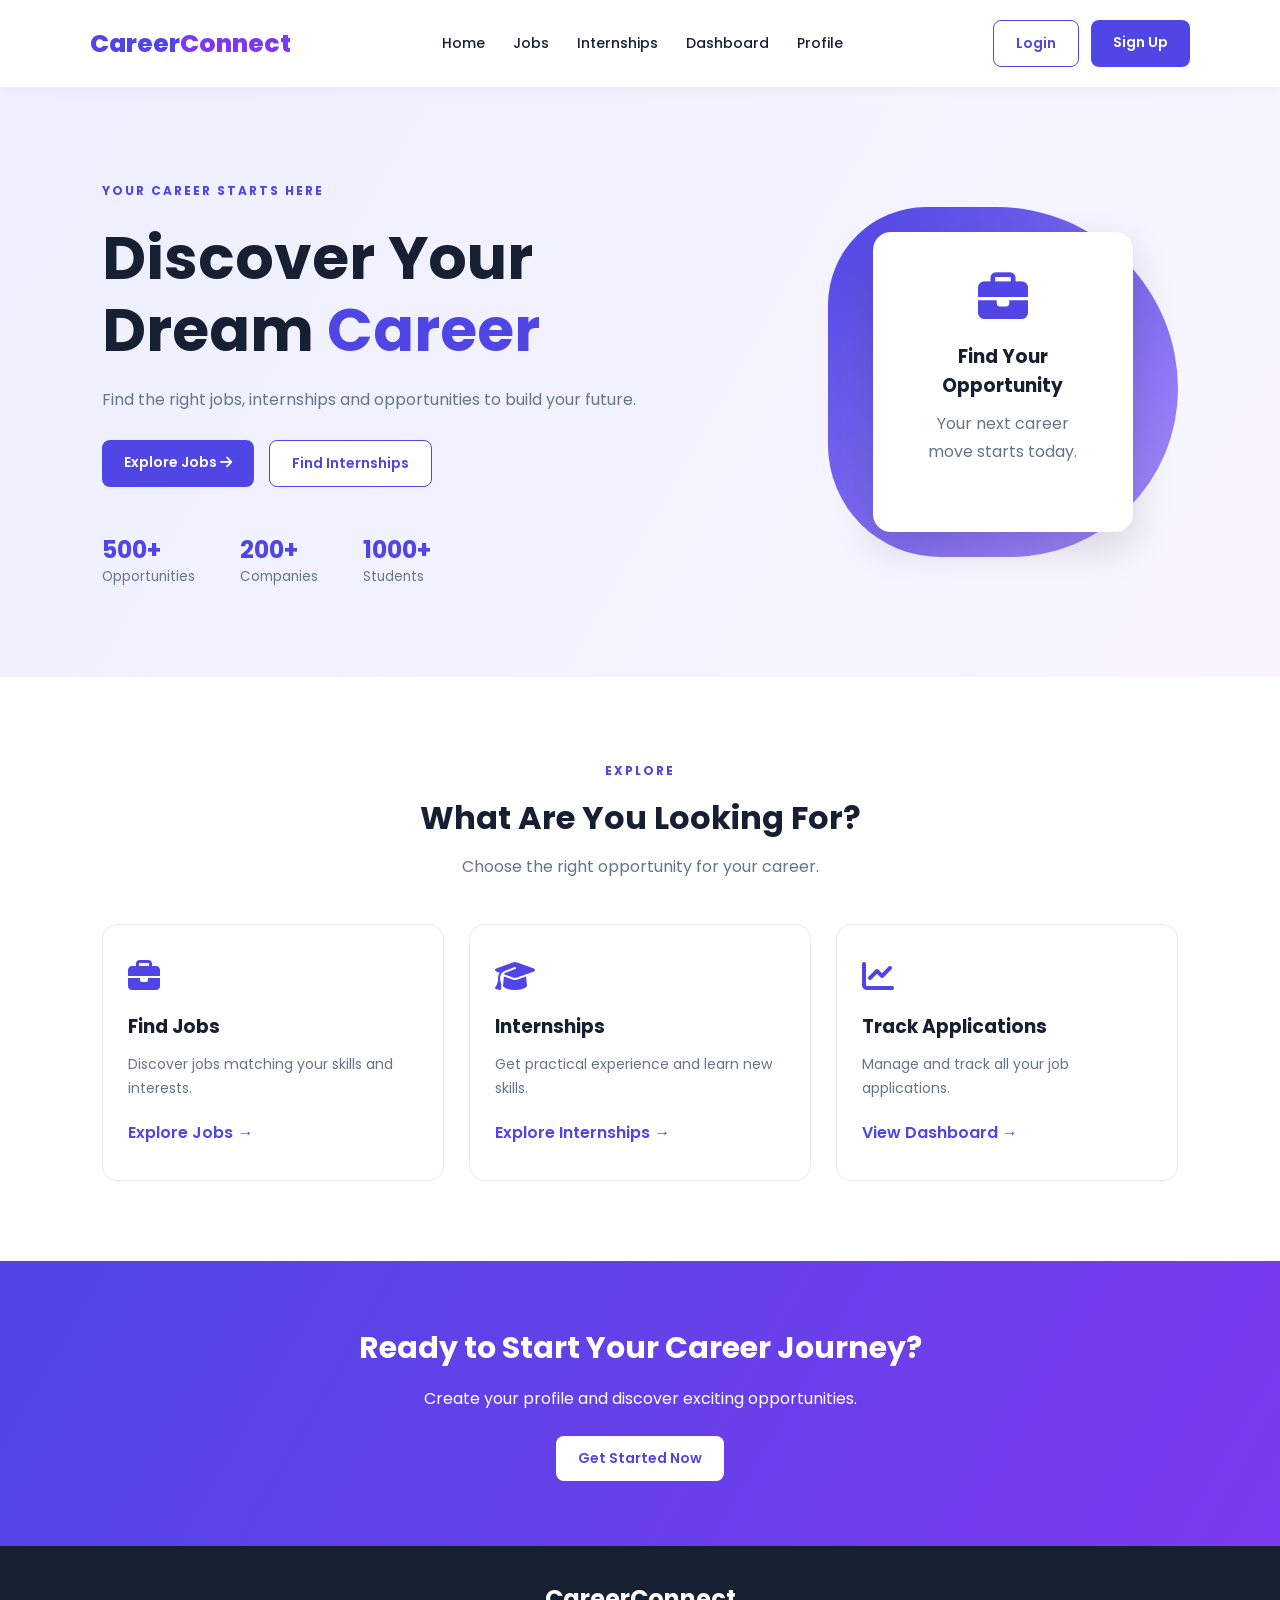
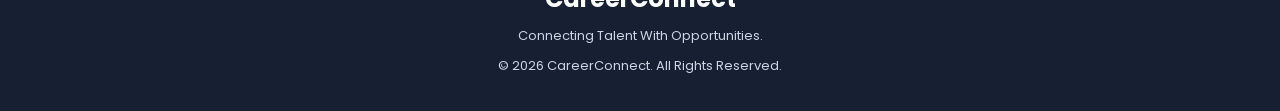
<file: index.html>
<!DOCTYPE html>
<html lang="en">
<head>
    <meta charset="UTF-8">
    <meta name="viewport" content="width=device-width, initial-scale=1.0">
    <title>CareerConnect | Home</title>
    <link rel="stylesheet" href="css/style.css">
    <link rel="stylesheet" href="css/responsive.css">
    <link rel="stylesheet" href="https://cdnjs.cloudflare.com/ajax/libs/font-awesome/6.5.0/css/all.min.css">
</head>
<body>

<header class="navbar">
    <a class="logo" href="index.html">Career<span>Connect</span></a>
    <button class="menu-toggle" onclick="toggleMenu()"><i class="fas fa-bars"></i></button>
    <nav id="navMenu">
        <a href="index.html">Home</a>
        <a href="jobs.html">Jobs</a>
        <a href="internships.html">Internships</a>
        <a href="dashboard.html">Dashboard</a>
        <a href="profile.html">Profile</a>
    </nav>
    <div class="nav-buttons">
        <a href="login.html" class="btn-outline">Login</a>
        <a href="signup.html" class="btn-primary">Sign Up</a>
    </div>
</header>

<section class="hero">
    <div class="hero-content">
        <span class="tag">YOUR CAREER STARTS HERE</span>
        <h1>Discover Your Dream <span>Career</span></h1>
        <p>Find the right jobs, internships and opportunities to build your future.</p>
        <div class="hero-actions">
            <a href="jobs.html" class="btn-primary">Explore Jobs <i class="fas fa-arrow-right"></i></a>
            <a href="internships.html" class="btn-outline">Find Internships</a>
        </div>
        <div class="hero-stats">
            <div><strong>500+</strong><small>Opportunities</small></div>
            <div><strong>200+</strong><small>Companies</small></div>
            <div><strong>1000+</strong><small>Students</small></div>
        </div>
    </div>
    <div class="hero-image">
        <div class="hero-card">
            <i class="fas fa-briefcase"></i>
            <h3>Find Your Opportunity</h3>
            <p>Your next career move starts today.</p>
        </div>
    </div>
</section>

<section class="section">
    <div class="section-heading">
        <span class="tag">EXPLORE</span>
        <h2>What Are You Looking For?</h2>
        <p>Choose the right opportunity for your career.</p>
    </div>

    <div class="card-grid">
        <div class="feature-card">
            <i class="fas fa-briefcase"></i>
            <h3>Find Jobs</h3>
            <p>Discover jobs matching your skills and interests.</p>
            <a href="jobs.html">Explore Jobs →</a>
        </div>
        <div class="feature-card">
            <i class="fas fa-graduation-cap"></i>
            <h3>Internships</h3>
            <p>Get practical experience and learn new skills.</p>
            <a href="internships.html">Explore Internships →</a>
        </div>
        <div class="feature-card">
            <i class="fas fa-chart-line"></i>
            <h3>Track Applications</h3>
            <p>Manage and track all your job applications.</p>
            <a href="dashboard.html">View Dashboard →</a>
        </div>
    </div>
</section>

<section class="cta">
    <h2>Ready to Start Your Career Journey?</h2>
    <p>Create your profile and discover exciting opportunities.</p>
    <a href="signup.html" class="btn-light">Get Started Now</a>
</section>

<footer>
    <h2>CareerConnect</h2>
    <p>Connecting Talent With Opportunities.</p>
    <p>© 2026 CareerConnect. All Rights Reserved.</p>
</footer>

<script src="js/main.js"></script>
</body>
</html>
</file>
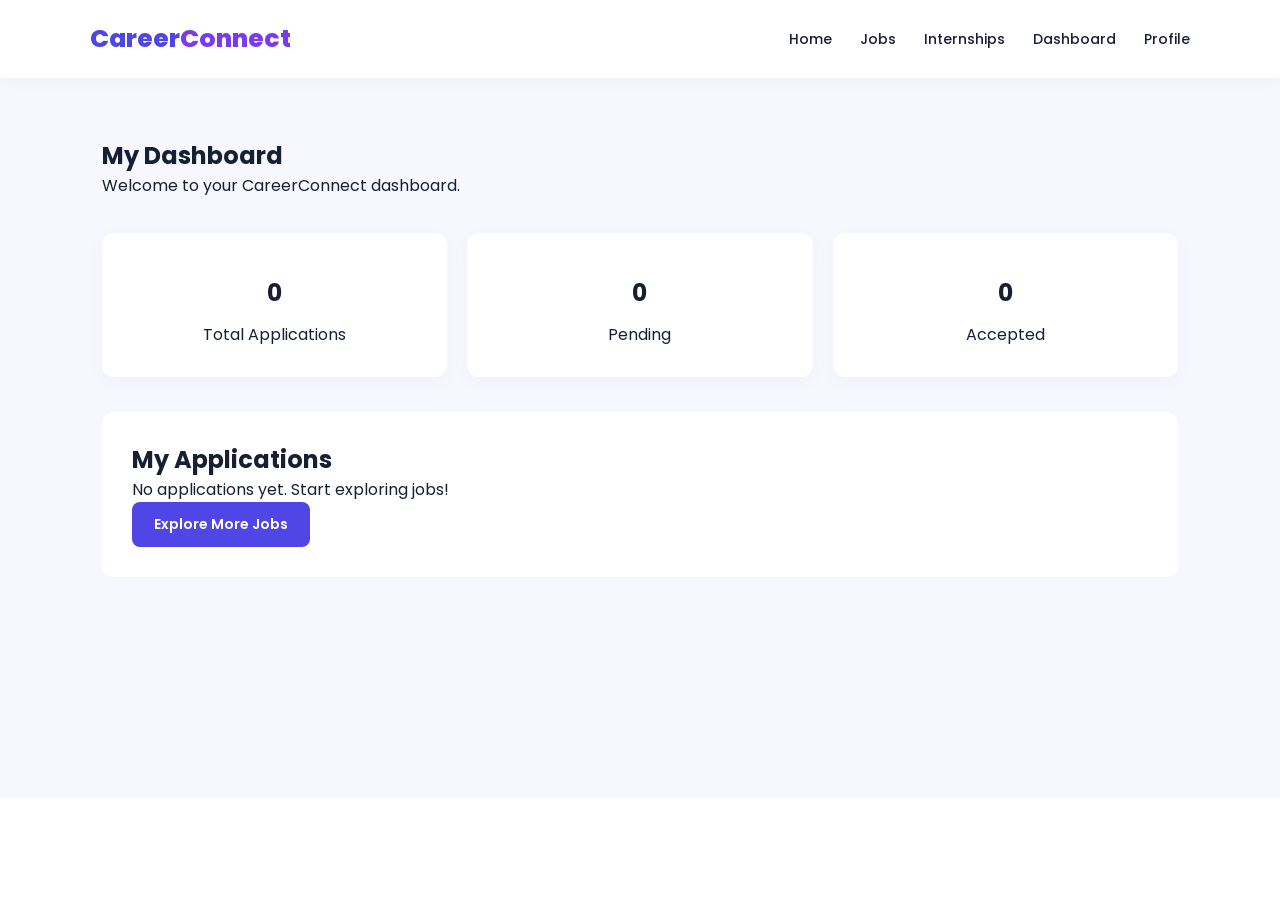
<file: dashboard.html>
<!DOCTYPE html>
<html lang="en">
<head>
    <meta charset="UTF-8">
    <meta name="viewport" content="width=device-width, initial-scale=1.0">
    <title>Dashboard | CareerConnect</title>
    <link rel="stylesheet" href="css/style.css">
    <link rel="stylesheet" href="css/jobs.css">
    <link rel="stylesheet" href="css/responsive.css">
</head>
<body>

<header class="navbar">
    <a class="logo" href="index.html">Career<span>Connect</span></a>
    <nav>
        <a href="index.html">Home</a>
        <a href="jobs.html">Jobs</a>
        <a href="internships.html">Internships</a>
        <a href="dashboard.html">Dashboard</a>
        <a href="profile.html">Profile</a>
    </nav>
</header>

<section class="dashboard-section">
    <h1>My Dashboard</h1>
    <p>Welcome to your CareerConnect dashboard.</p>

    <div class="stats-grid">
        <div class="stat-card">
            <i class="fas fa-paper-plane"></i>
            <h2 id="totalApplications">0</h2>
            <p>Total Applications</p>
        </div>
        <div class="stat-card">
            <i class="fas fa-clock"></i>
            <h2 id="pendingApplications">0</h2>
            <p>Pending</p>
        </div>
        <div class="stat-card">
            <i class="fas fa-check-circle"></i>
            <h2 id="acceptedApplications">0</h2>
            <p>Accepted</p>
        </div>
    </div>

    <div class="dashboard-content">
        <h2>My Applications</h2>
        <div id="applicationList"></div>
        <a href="jobs.html" class="btn-primary">Explore More Jobs</a>
    </div>
</section>

<script src="js/main.js"></script>
<script src="js/dashboard.js"></script>
<script src="js/tracker.js"></script>
</body>
</html>
</file>
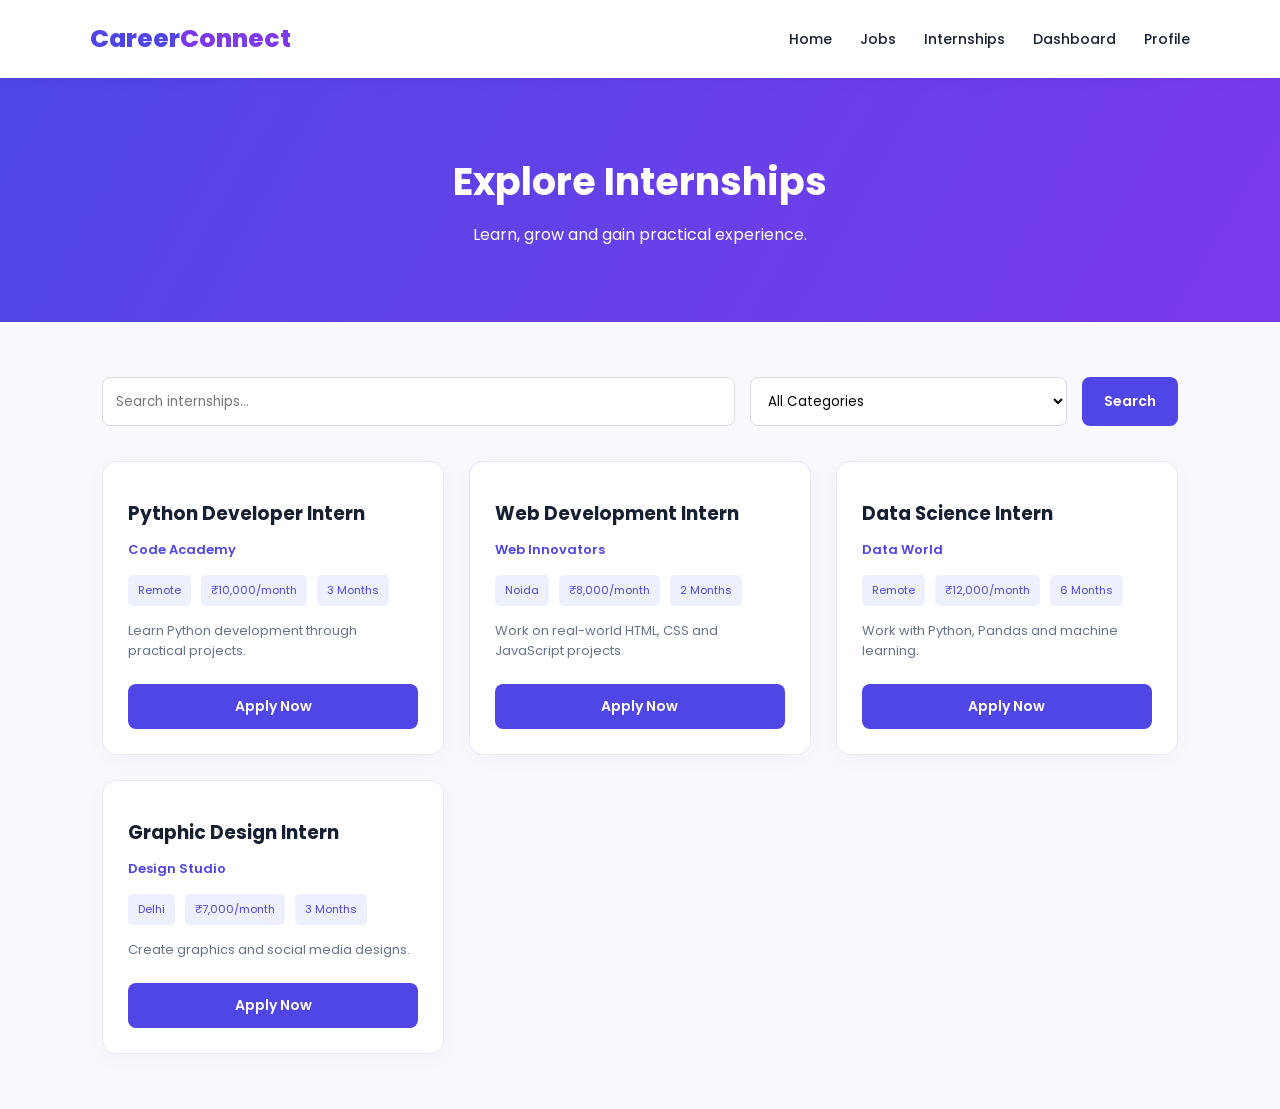
<file: internships.html>
<!DOCTYPE html>
<html lang="en">
<head>
    <meta charset="UTF-8">
    <meta name="viewport" content="width=device-width, initial-scale=1.0">
    <title>Internships | CareerConnect</title>
    <link rel="stylesheet" href="css/style.css">
    <link rel="stylesheet" href="css/jobs.css">
    <link rel="stylesheet" href="css/responsive.css">
</head>
<body>

<header class="navbar">
    <a class="logo" href="index.html">Career<span>Connect</span></a>
    <nav>
        <a href="index.html">Home</a>
        <a href="jobs.html">Jobs</a>
        <a href="internships.html">Internships</a>
        <a href="dashboard.html">Dashboard</a>
        <a href="profile.html">Profile</a>
    </nav>
</header>

<section class="page-banner">
    <h1>Explore Internships</h1>
    <p>Learn, grow and gain practical experience.</p>
</section>

<section class="listing-section">
    <div class="search-bar">
        <input type="text" id="internshipSearch" placeholder="Search internships...">
        <select id="internshipCategory">
            <option value="">All Categories</option>
            <option value="Software">Software Development</option>
            <option value="Data">Data Science</option>
            <option value="Design">UI/UX Design</option>
            <option value="Marketing">Marketing</option>
        </select>
        <button class="btn-primary" id="searchInternships">Search</button>
    </div>

    <div id="internshipsContainer" class="card-grid"></div>
</section>

<script src="data/opportunities.js"></script>
<script src="js/main.js"></script>
<script src="js/internships.js"></script>
</body>
</html>
</file>
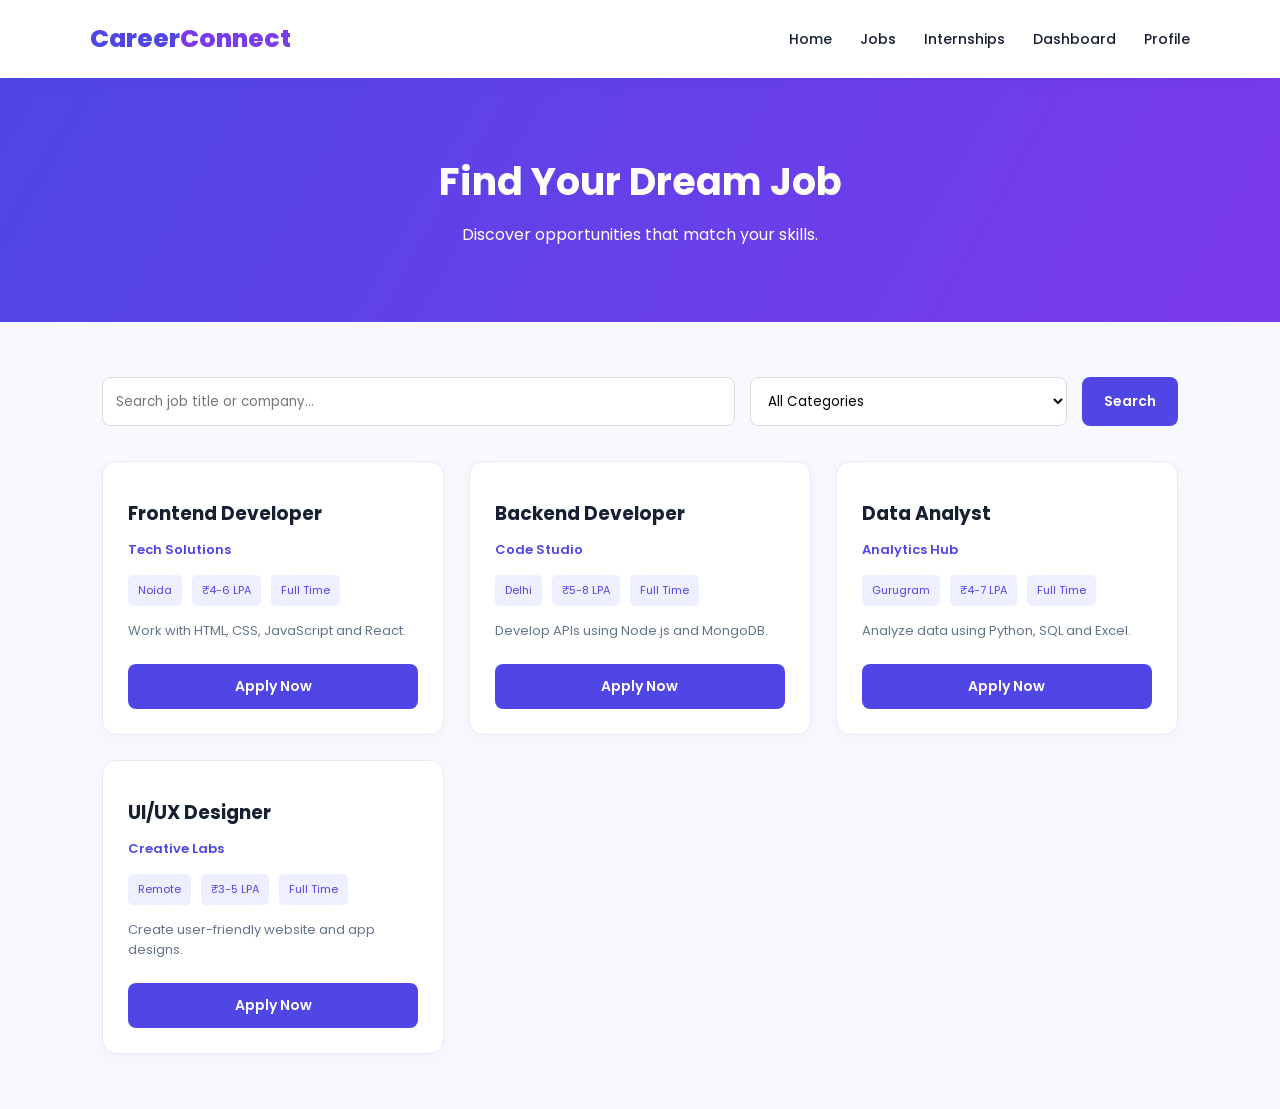
<file: jobs.html>
<!DOCTYPE html>
<html lang="en">
<head>
    <meta charset="UTF-8">
    <meta name="viewport" content="width=device-width, initial-scale=1.0">
    <title>Jobs | CareerConnect</title>
    <link rel="stylesheet" href="css/style.css">
    <link rel="stylesheet" href="css/jobs.css">
    <link rel="stylesheet" href="css/responsive.css">
</head>
<body>

<header class="navbar">
    <a class="logo" href="index.html">Career<span>Connect</span></a>
    <nav>
        <a href="index.html">Home</a>
        <a href="jobs.html">Jobs</a>
        <a href="internships.html">Internships</a>
        <a href="dashboard.html">Dashboard</a>
        <a href="profile.html">Profile</a>
    </nav>
</header>

<section class="page-banner">
    <h1>Find Your Dream Job</h1>
    <p>Discover opportunities that match your skills.</p>
</section>

<section class="listing-section">
    <div class="search-bar">
        <input type="text" id="jobSearch" placeholder="Search job title or company...">
        <select id="jobCategory">
            <option value="">All Categories</option>
            <option value="Software">Software</option>
            <option value="Data">Data Science</option>
            <option value="Design">Design</option>
            <option value="Marketing">Marketing</option>
        </select>
        <button class="btn-primary" id="searchJobs">Search</button>
    </div>

    <div id="jobsContainer" class="card-grid"></div>
</section>

<script src="data/opportunities.js"></script>
<script src="js/main.js"></script>
<script src="js/jobs.js"></script>
</body>
</html>
</file>
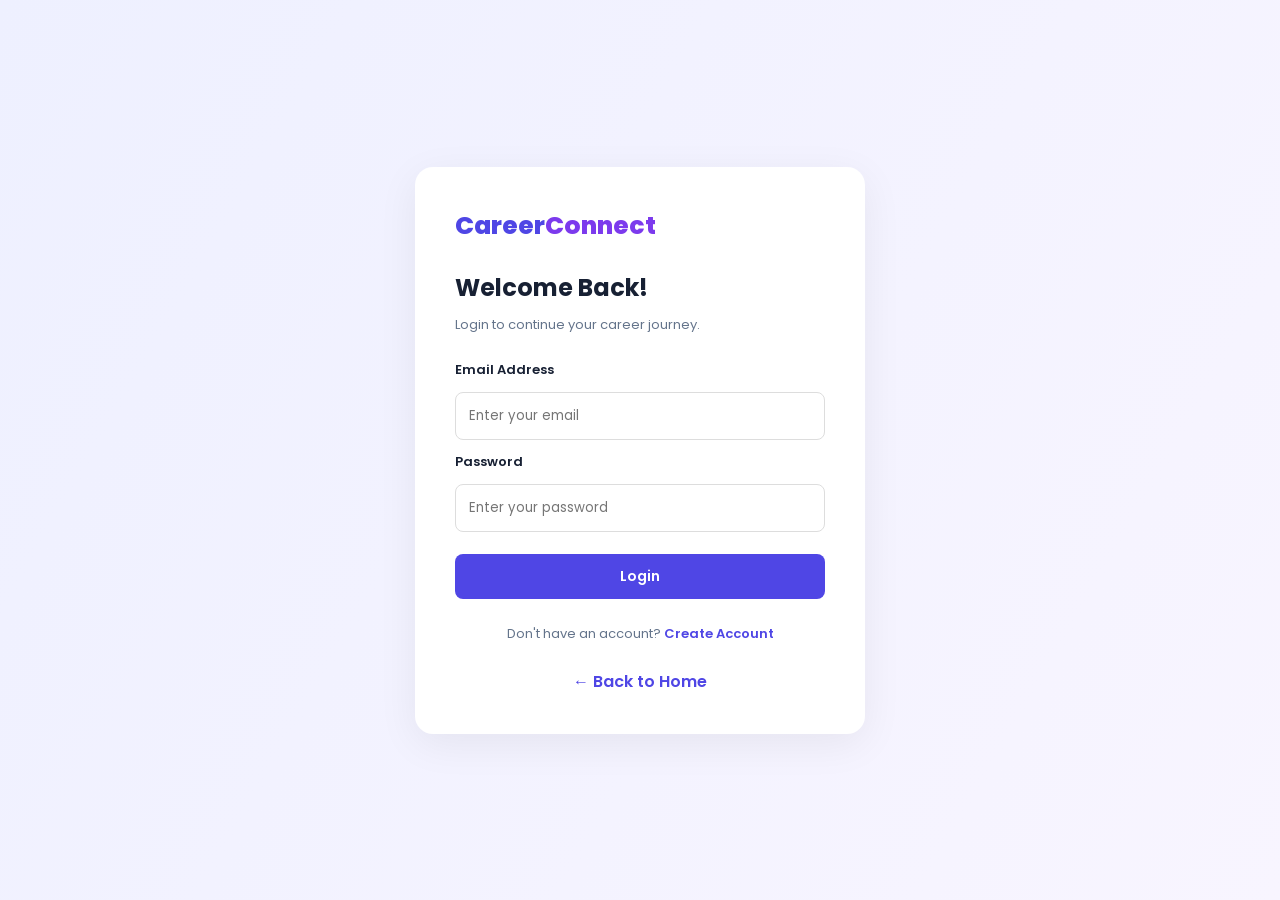
<file: login.html>
<!DOCTYPE html>
<html lang="en">
<head>
    <meta charset="UTF-8">
    <meta name="viewport" content="width=device-width, initial-scale=1.0">
    <title>Login | CareerConnect</title>
    <link rel="stylesheet" href="css/style.css">
    <link rel="stylesheet" href="css/responsive.css">
</head>
<body>

<div class="auth-page">
    <div class="auth-card">
        <a href="index.html" class="logo">Career<span>Connect</span></a>
        <h2>Welcome Back!</h2>
        <p>Login to continue your career journey.</p>

        <form id="loginForm">
            <label>Email Address</label>
            <input type="email" id="loginEmail" placeholder="Enter your email" required>

            <label>Password</label>
            <input type="password" id="loginPassword" placeholder="Enter your password" required>

            <button type="submit" class="btn-primary full-btn">Login</button>
        </form>

        <p id="authMessage"></p>
        <p class="auth-bottom">Don't have an account?
            <a href="signup.html">Create Account</a>
        </p>
        <a href="index.html" class="back-link">← Back to Home</a>
    </div>
</div>

<script src="js/auth.js"></script>
</body>
</html>
</file>
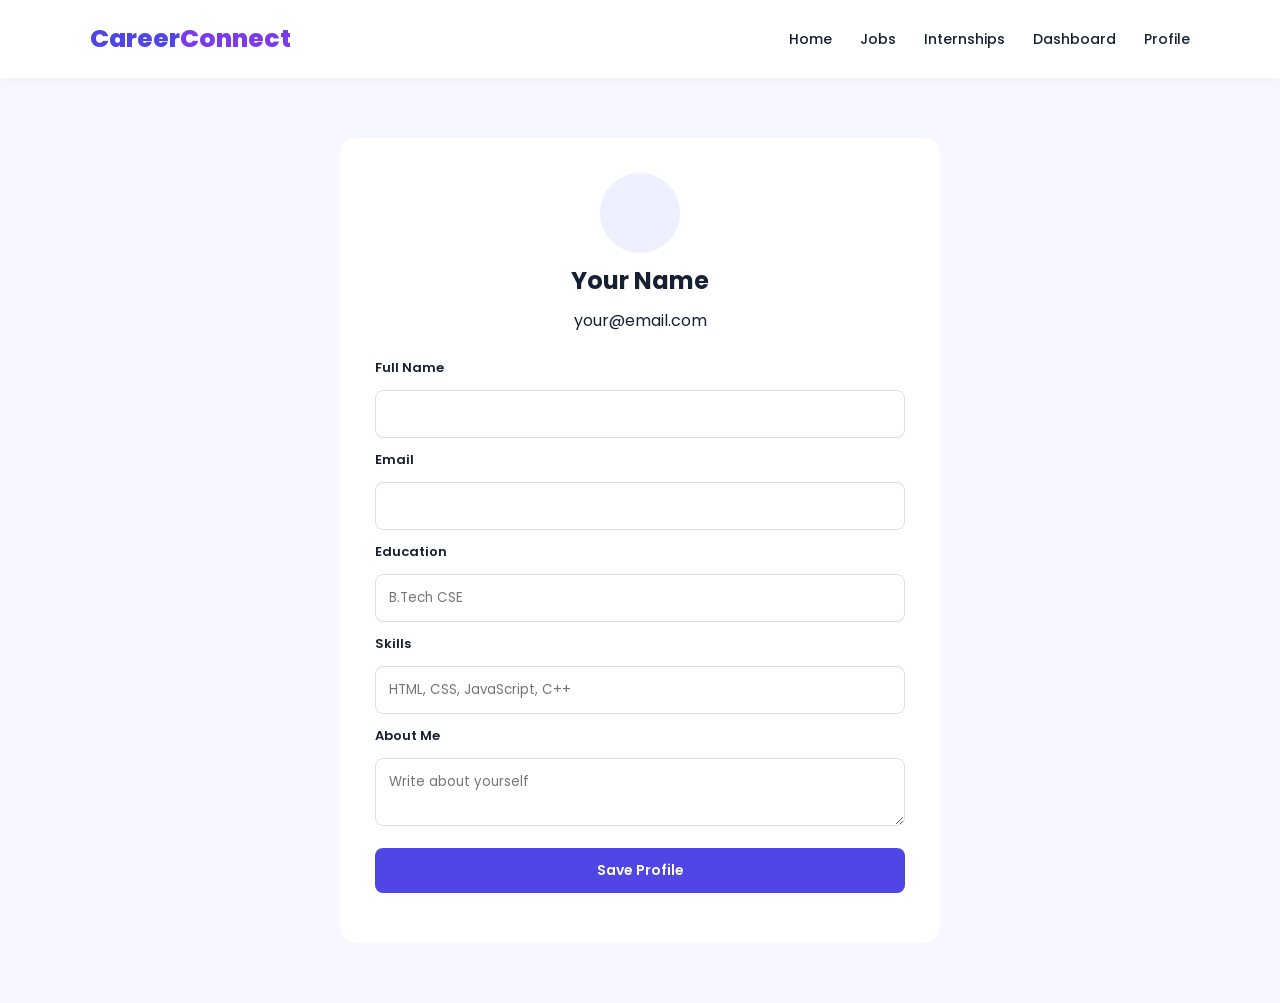
<file: profile.html>
<!DOCTYPE html>
<html lang="en">
<head>
    <meta charset="UTF-8">
    <meta name="viewport" content="width=device-width, initial-scale=1.0">
    <title>My Profile | CareerConnect</title>
    <link rel="stylesheet" href="css/style.css">
    <link rel="stylesheet" href="css/responsive.css">
</head>
<body>

<header class="navbar">
    <a class="logo" href="index.html">Career<span>Connect</span></a>
    <nav>
        <a href="index.html">Home</a>
        <a href="jobs.html">Jobs</a>
        <a href="internships.html">Internships</a>
        <a href="dashboard.html">Dashboard</a>
        <a href="profile.html">Profile</a>
    </nav>
</header>

<section class="profile-section">
    <div class="profile-card">
        <div class="profile-avatar"><i class="fas fa-user"></i></div>
        <h1 id="profileName">Your Name</h1>
        <p id="profileEmail">your@email.com</p>

        <form id="profileForm">
            <label>Full Name</label>
            <input type="text" id="profileInputName" required>

            <label>Email</label>
            <input type="email" id="profileInputEmail" required>

            <label>Education</label>
            <input type="text" id="profileEducation" placeholder="B.Tech CSE">

            <label>Skills</label>
            <input type="text" id="profileSkills" placeholder="HTML, CSS, JavaScript, C++">

            <label>About Me</label>
            <textarea id="profileAbout" placeholder="Write about yourself"></textarea>

            <button type="submit" class="btn-primary full-btn">Save Profile</button>
        </form>
        <p id="profileMessage"></p>
    </div>
</section>

<script src="js/main.js"></script>
<script src="js/profile.js"></script>
</body>
</html>
</file>
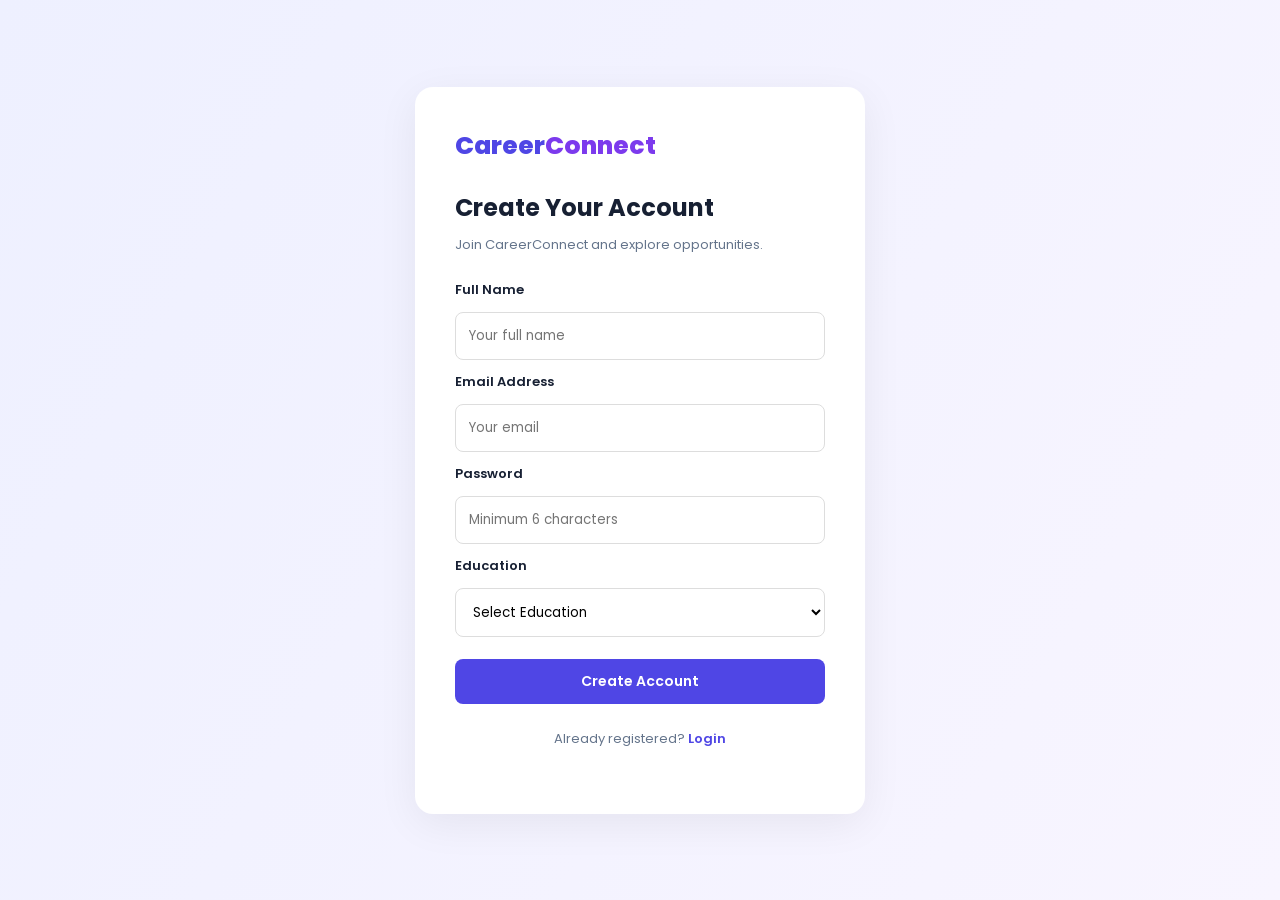
<file: signup.html>
<!DOCTYPE html>
<html lang="en">
<head>
    <meta charset="UTF-8">
    <meta name="viewport" content="width=device-width, initial-scale=1.0">
    <title>Sign Up | CareerConnect</title>
    <link rel="stylesheet" href="css/style.css">
    <link rel="stylesheet" href="css/responsive.css">
</head>
<body>

<div class="auth-page">
    <div class="auth-card">
        <a href="index.html" class="logo">Career<span>Connect</span></a>
        <h2>Create Your Account</h2>
        <p>Join CareerConnect and explore opportunities.</p>

        <form id="signupForm">
            <label>Full Name</label>
            <input type="text" id="signupName" placeholder="Your full name" required>

            <label>Email Address</label>
            <input type="email" id="signupEmail" placeholder="Your email" required>

            <label>Password</label>
            <input type="password" id="signupPassword" placeholder="Minimum 6 characters" minlength="6" required>

            <label>Education</label>
            <select id="signupEducation" required>
                <option value="">Select Education</option>
                <option>B.Tech</option>
                <option>BCA</option>
                <option>MCA</option>
                <option>BBA</option>
                <option>Other</option>
            </select>

            <button type="submit" class="btn-primary full-btn">Create Account</button>
        </form>

        <p id="authMessage"></p>
        <p class="auth-bottom">Already registered?
            <a href="login.html">Login</a>
        </p>
    </div>
</div>

<script src="js/auth.js"></script>
</body>
</html>
</file>
<file: css/style.css>
@import url('https://fonts.googleapis.com/css2?family=Poppins:wght@300;400;500;600;700;800&display=swap');

:root {
    --primary: #4f46e5;
    --secondary: #7c3aed;
    --dark: #172033;
    --light: #f6f7ff;
    --white: #ffffff;
    --text: #64748b;
}

* {
    margin: 0;
    padding: 0;
    box-sizing: border-box;
}

body {
    font-family: 'Poppins', sans-serif;
    color: var(--dark);
    background: var(--white);
}

a {
    text-decoration: none;
    color: inherit;
}

.navbar {
    display: flex;
    align-items: center;
    justify-content: space-between;
    padding: 20px 7%;
    background: white;
    box-shadow: 0 2px 15px #0000000a;
    position: sticky;
    top: 0;
    z-index: 100;
}

.logo {
    font-size: 25px;
    font-weight: 800;
    color: var(--primary);
}

.logo span {
    color: var(--secondary);
}

.navbar nav {
    display: flex;
    gap: 28px;
}

.navbar nav a {
    font-size: 14px;
    font-weight: 500;
}

.navbar nav a:hover {
    color: var(--primary);
}

.nav-buttons {
    display: flex;
    gap: 12px;
}

.btn-primary, .btn-outline, .btn-light {
    display: inline-block;
    padding: 12px 22px;
    border-radius: 8px;
    font-family: inherit;
    font-size: 14px;
    font-weight: 600;
    cursor: pointer;
    border: none;
}

.btn-primary {
    background: var(--primary);
    color: white;
}

.btn-primary:hover {
    background: var(--secondary);
}

.btn-outline {
    border: 1px solid var(--primary);
    color: var(--primary);
    background: white;
}

.btn-light {
    background: white;
    color: var(--primary);
}

.hero {
    min-height: 570px;
    padding: 90px 8%;
    display: flex;
    align-items: center;
    justify-content: space-between;
    gap: 40px;
    background: linear-gradient(120deg, #eef0ff, #f8f5ff);
}

.hero-content {
    max-width: 600px;
}

.tag {
    color: var(--primary);
    font-size: 12px;
    font-weight: 700;
    letter-spacing: 2px;
}

.hero h1 {
    font-size: clamp(38px, 5vw, 60px);
    line-height: 1.2;
    margin: 20px 0;
}

.hero h1 span {
    color: var(--primary);
}

.hero p {
    color: var(--text);
    line-height: 1.8;
    margin-bottom: 25px;
}

.hero-actions {
    display: flex;
    gap: 15px;
    flex-wrap: wrap;
}

.hero-stats {
    display: flex;
    gap: 45px;
    margin-top: 45px;
}

.hero-stats div {
    display: flex;
    flex-direction: column;
}

.hero-stats strong {
    font-size: 24px;
    color: var(--primary);
}

.hero-stats small {
    color: var(--text);
}

.hero-image {
    width: 350px;
    height: 350px;
    display: grid;
    place-items: center;
    background: linear-gradient(135deg, #4f46e5, #a78bfa);
    border-radius: 35% 65% 60% 40%;
}

.hero-card {
    background: white;
    padding: 40px;
    border-radius: 18px;
    text-align: center;
    width: 260px;
    box-shadow: 0 15px 40px #0002;
}

.hero-card i {
    font-size: 50px;
    color: var(--primary);
    margin-bottom: 20px;
}

.hero-card p {
    margin-top: 10px;
}

.section {
    padding: 80px 8%;
}

.section-heading {
    text-align: center;
    margin-bottom: 45px;
}

.section-heading h2 {
    font-size: 32px;
    margin: 12px 0;
}

.section-heading p {
    color: var(--text);
}

.card-grid {
    display: grid;
    grid-template-columns: repeat(3, 1fr);
    gap: 25px;
}

.feature-card {
    padding: 35px 25px;
    border: 1px solid #e8e9f5;
    border-radius: 15px;
    transition: 0.3s;
    background: white;
}

.feature-card:hover {
    transform: translateY(-7px);
    box-shadow: 0 12px 35px #4f46e51a;
}

.feature-card i {
    font-size: 32px;
    color: var(--primary);
    margin-bottom: 20px;
}

.feature-card h3 {
    margin-bottom: 12px;
}

.feature-card p {
    color: var(--text);
    font-size: 14px;
    line-height: 1.7;
    margin-bottom: 20px;
}

.feature-card a {
    color: var(--primary);
    font-weight: 600;
}

.cta {
    padding: 65px 20px;
    text-align: center;
    background: linear-gradient(120deg, #4f46e5, #7c3aed);
    color: white;
}

.cta h2 {
    font-size: 30px;
    margin-bottom: 15px;
}

.cta p {
    margin-bottom: 25px;
}

footer {
    padding: 35px 15px;
    text-align: center;
    background: #172033;
    color: white;
}

footer p {
    color: #cbd5e1;
    font-size: 13px;
    margin-top: 10px;
}

/* Authentication */

.auth-page {
    min-height: 100vh;
    display: grid;
    place-items: center;
    background: linear-gradient(120deg, #eef0ff, #f8f5ff);
    padding: 25px;
}

.auth-card {
    background: white;
    width: 100%;
    max-width: 450px;
    padding: 40px;
    border-radius: 18px;
    box-shadow: 0 10px 40px #00000010;
}

.auth-card h2 {
    margin-top: 25px;
}

.auth-card > p {
    color: var(--text);
    font-size: 13px;
    margin: 10px 0 25px;
}

.auth-card form {
    display: flex;
    flex-direction: column;
    gap: 12px;
}

.auth-card label, .profile-card label {
    font-size: 13px;
    font-weight: 600;
}

input, select, textarea {
    width: 100%;
    padding: 13px;
    border: 1px solid #ddd;
    border-radius: 8px;
    font-family: inherit;
    outline: none;
    background: white;
}

input:focus, select:focus, textarea:focus {
    border-color: var(--primary);
}

.full-btn {
    width: 100%;
    margin-top: 10px;
}

.auth-bottom {
    text-align: center;
    margin-top: 20px !important;
}

.auth-bottom a, .back-link {
    color: var(--primary);
    font-weight: 600;
}

.back-link {
    display: block;
    text-align: center;
    margin-top: 20px;
}

/* Profile and Dashboard */

.profile-section, .dashboard-section {
    padding: 60px 8%;
    background: var(--light);
    min-height: 80vh;
}

.profile-card {
    background: white;
    max-width: 600px;
    margin: auto;
    padding: 35px;
    border-radius: 15px;
}

.profile-card form {
    display: flex;
    flex-direction: column;
    gap: 12px;
    margin-top: 25px;
}

.profile-avatar {
    background: #eef0ff;
    color: var(--primary);
    width: 80px;
    height: 80px;
    display: grid;
    place-items: center;
    border-radius: 50%;
    font-size: 32px;
    margin: auto;
}

.profile-card h1, .profile-card > p {
    text-align: center;
    margin-top: 10px;
}

.stats-grid {
    display: grid;
    grid-template-columns: repeat(3, 1fr);
    gap: 20px;
    margin: 35px 0;
}

.stat-card {
    background: white;
    padding: 30px;
    border-radius: 12px;
    text-align: center;
    box-shadow: 0 5px 20px #00000008;
}

.stat-card i {
    font-size: 28px;
    color: var(--primary);
}

.stat-card h2 {
    margin: 12px 0;
}

.dashboard-content {
    background: white;
    padding: 30px;
    border-radius: 12px;
}

#authMessage, #profileMessage {
    margin-top: 15px;
    color: var(--primary);
    font-size: 13px;
}
</file>
<file: css/responsive.css>
.menu-toggle {
    display: none;
    background: none;
    border: none;
    font-size: 22px;
    cursor: pointer;
    color: #4f46e5;
}

@media(max-width: 900px) {
    .navbar {
        padding: 18px 4%;
    }

    .navbar nav {
        gap: 13px;
    }

    .navbar nav a {
        font-size: 12px;
    }

    .hero {
        padding: 65px 5%;
    }

    .hero-image {
        width: 280px;
        height: 280px;
    }

    .card-grid {
        grid-template-columns: repeat(2, 1fr);
    }
}

@media(max-width: 650px) {
    .navbar {
        flex-wrap: wrap;
        gap: 15px;
    }

    .menu-toggle {
        display: block;
    }

    .navbar nav {
        display: none;
        flex-direction: column;
        width: 100%;
        padding: 15px 0;
    }

    .navbar nav.active {
        display: flex;
    }

    .nav-buttons {
        width: 100%;
    }

    .hero {
        flex-direction: column;
        text-align: center;
        padding: 55px 6%;
    }

    .hero h1 {
        font-size: 38px;
    }

    .hero-actions, .hero-stats {
        justify-content: center;
    }

    .hero-image {
        width: 250px;
        height: 250px;
    }

    .card-grid, .stats-grid {
        grid-template-columns: 1fr;
    }

    .search-bar {
        grid-template-columns: 1fr;
    }

    .page-banner h1 {
        font-size: 29px;
    }

    .auth-card {
        padding: 25px;
    }

    .application-item {
        flex-direction: column;
    }
}
</file>
<file: css/jobs.css>
.page-banner {
    background: linear-gradient(120deg, #4f46e5, #7c3aed);
    color: white;
    text-align: center;
    padding: 75px 20px;
}

.page-banner h1 {
    font-size: 38px;
    margin-bottom: 12px;
}

.listing-section {
    padding: 55px 8%;
    min-height: 70vh;
    background: #f8f9ff;
}

.search-bar {
    display: grid;
    grid-template-columns: 2fr 1fr auto;
    gap: 15px;
    margin-bottom: 35px;
}

.opportunity-card {
    background: white;
    padding: 25px;
    border: 1px solid #e8e9f5;
    border-radius: 14px;
    box-shadow: 0 5px 20px #00000008;
}

.opportunity-card h3 {
    margin: 12px 0;
}

.opportunity-card p {
    color: #64748b;
    font-size: 13px;
    margin: 8px 0;
}

.company-name {
    color: #4f46e5 !important;
    font-weight: 600;
}

.opportunity-meta {
    display: flex;
    gap: 10px;
    flex-wrap: wrap;
    margin: 15px 0;
}

.opportunity-meta span {
    background: #eef0ff;
    color: #4f46e5;
    font-size: 11px;
    padding: 7px 10px;
    border-radius: 5px;
}

.apply-btn {
    width: 100%;
    margin-top: 15px;
}

.empty-message {
    text-align: center;
    padding: 40px;
    color: #64748b;
}

.application-item {
    display: flex;
    justify-content: space-between;
    gap: 15px;
    padding: 18px 0;
    border-bottom: 1px solid #eee;
}

.status {
    color: #4f46e5;
    background: #eef0ff;
    padding: 5px 12px;
    border-radius: 20px;
    font-size: 12px;
    
}
</file>
